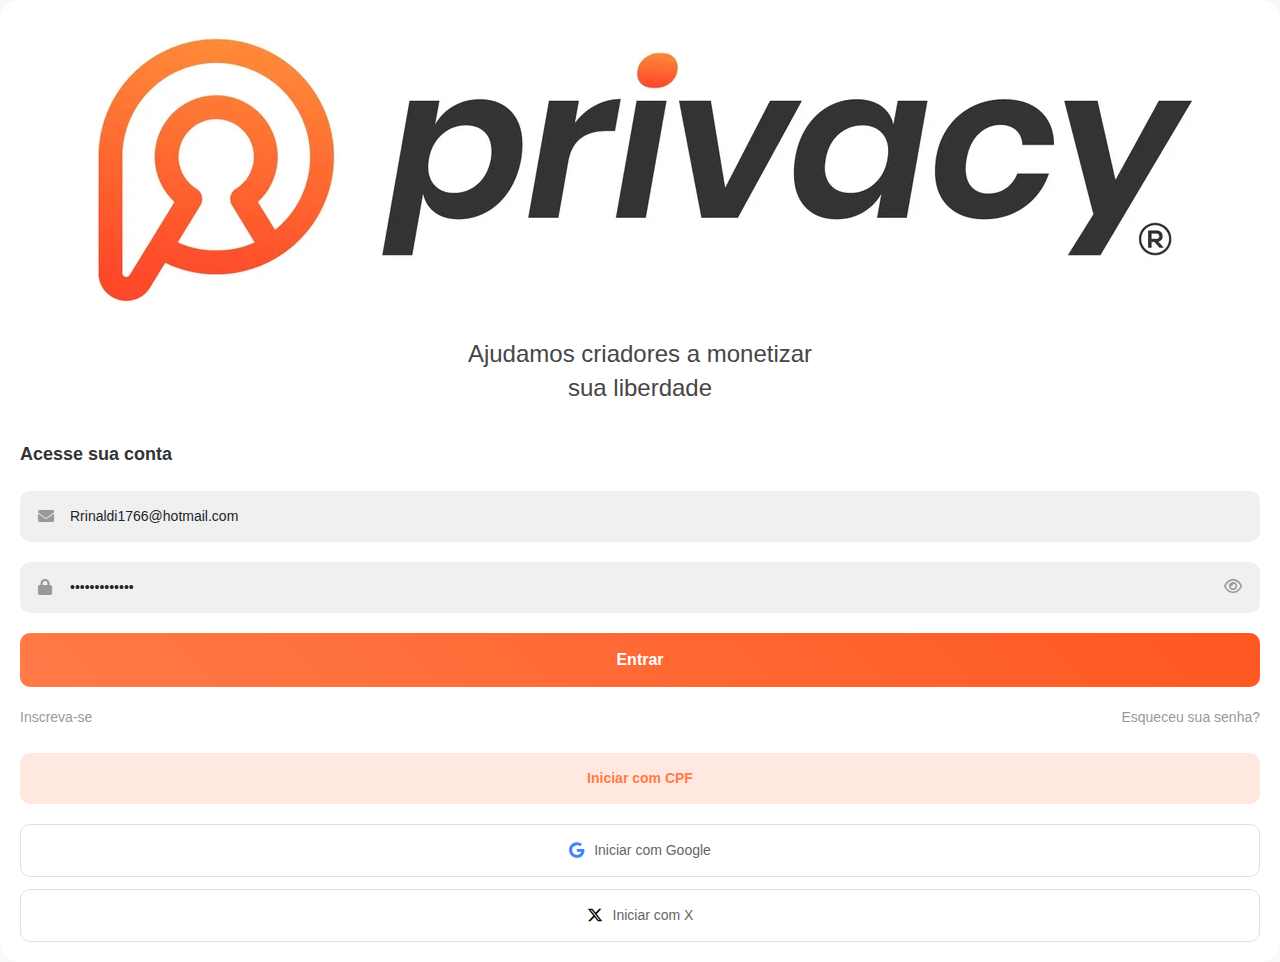
<file: login.html>
<!DOCTYPE html>
<html lang="pt-BR">
<head>
    <meta charset="UTF-8">
    <meta name="viewport" content="width=device-width, initial-scale=1.0">
    <title>Privacy - Login</title>
    <link href="https://cdnjs.cloudflare.com/ajax/libs/bootstrap/5.3.0/css/bootstrap.min.css" rel="stylesheet">
    <link href="https://cdnjs.cloudflare.com/ajax/libs/font-awesome/6.4.0/css/all.min.css" rel="stylesheet">
    <style>
        * {
            margin: 0;
            padding: 0;
            box-sizing: border-box;
        }

        body {
            font-family: 'Segoe UI', Tahoma, Geneva, Verdana, sans-serif;
            background-color: #f8f9fa;
            display: flex;
            align-items: center;
            justify-content: center;
        }

        .login-container {
            background: white;
            border-radius: 20px;
            padding: 20px;
            width: 100%;
            text-align: center;
        }

        .logo-section {
            margin-bottom: 30px;
        }

        .logo {
            display: flex;
            align-items: center;
            justify-content: center;
            margin-bottom: 15px;
        }

        .logo-image {
            max-width: 200px;
            height: auto;
        }

        .tagline {
            font-size: 24px;
            color: #464646;
            line-height: 1.4;
            margin-bottom: 40px;
        }

        .form-title {
            font-size: 18px;
            font-weight: 600;
            color: #333;
            margin-bottom: 25px;
            text-align: left;
        }

        .form-group {
            margin-bottom: 20px;
            position: relative;
        }

        .form-control {
            width: 100%;
            padding: 15px 20px 15px 50px;
            border: none;
            border-radius: 10px;
            background-color: #f0f0f0;
            font-size: 14px;
            outline: none;
            transition: all 0.3s;
        }

        .form-control:focus {
            background-color: #e8e8e8;
            box-shadow: 0 0 0 2px rgba(255, 123, 71, 0.2);
        }

        .form-control::placeholder {
            color: #999;
        }

        .form-icon {
            position: absolute;
            left: 18px;
            top: 50%;
            transform: translateY(-50%);
            color: #999;
            font-size: 16px;
        }

        .password-toggle {
            position: absolute;
            right: 18px;
            top: 50%;
            transform: translateY(-50%);
            background: none;
            border: none;
            color: #999;
            cursor: pointer;
            font-size: 16px;
        }

        .login-btn {
            width: 100%;
            background: linear-gradient(45deg, #FF7B47, #FF5722);
            color: white;
            border: none;
            padding: 15px;
            border-radius: 10px;
            font-size: 16px;
            font-weight: 600;
            cursor: pointer;
            transition: all 0.3s;
            margin-bottom: 20px;
        }

        .login-btn:hover {
            background: linear-gradient(45deg, #FF5722, #E64A19);
            transform: translateY(-1px);
            box-shadow: 0 4px 15px rgba(255, 123, 71, 0.3);
        }

        .form-links {
            display: flex;
            justify-content: space-between;
            margin-bottom: 25px;
        }

        .form-links a {
            color: #999;
            text-decoration: none;
            font-size: 14px;
            transition: color 0.3s;
        }

        .form-links a:hover {
            color: #FF7B47;
        }

        .cpf-btn {
            width: 100%;
            background: #FFE8E0;
            color: #FF7B47;
            border: none;
            padding: 15px;
            border-radius: 10px;
            font-size: 14px;
            font-weight: 600;
            cursor: pointer;
            transition: all 0.3s;
            margin-bottom: 20px;
        }

        .cpf-btn:hover {
            background: #FFD4C4;
        }

        .social-login {
            display: flex;
            flex-direction: column;
            gap: 12px;
        }

        .social-btn {
            display: flex;
            align-items: center;
            justify-content: center;
            padding: 15px;
            border: 1px solid #e0e0e0;
            border-radius: 10px;
            background: white;
            color: #666;
            text-decoration: none;
            font-size: 14px;
            font-weight: 500;
            transition: all 0.3s;
        }

        .social-btn:hover {
            border-color: #ccc;
            background: #f8f9fa;
            color: #333;
        }

        .social-btn i {
            margin-right: 10px;
            font-size: 16px;
        }

        .google-btn i {
            color: #4285F4;
        }

        .twitter-btn i {
            color: #000;
        }

        @media (max-width: 480px) {
   

            .logo-image {
                max-width: 160px;
            }

            .tagline {
                font-size: 18px;
            }

            .form-control {
                padding: 14px 18px 14px 45px;
            }

            .form-icon {
                left: 15px;
            }

            .password-toggle {
                right: 15px;
            }
        }
    </style>
</head>
<body>
    <div class="login-container">
        <!-- Logo Section -->
        <div class="logo-section">
            <div class="logo">
           <img style="max-width: 100%;" src="img/27155713482068 (1).png">
            </div>
            <div class="tagline">
                Ajudamos criadores a monetizar<br>
                sua liberdade
            </div>
        </div>

        <!-- Login Form -->
        <div class="login-form">
            <h2 class="form-title">Acesse sua conta</h2>
            
            <form id="loginForm">
                <div class="form-group">
                    <input type="email" class="form-control" id="email" placeholder="E-mail" value="Rrinaldi1766@hotmail.com" required>
                    <i class="fas fa-envelope form-icon"></i>
                </div>

                <div class="form-group">
                    <input type="password" class="form-control" id="password" placeholder="Senha" value="Intelibet@665" required>
                    <i class="fas fa-lock form-icon"></i>
                    <button type="button" class="password-toggle" onclick="togglePassword()">
                        <i class="far fa-eye" id="eyeIcon"></i>
                    </button>
                </div>

                <button type="submit" class="login-btn">Entrar</button>
            </form>

            <div class="form-links">
                <a href="#">Inscreva-se</a>
                <a href="#">Esqueceu sua senha?</a>
            </div>

            <button class="cpf-btn">
                Iniciar com CPF
            </button>

            <div class="social-login">
                <a href="#" class="social-btn google-btn">
                    <i class="fab fa-google"></i>
                    Iniciar com Google
                </a>
                <a href="#" class="social-btn twitter-btn">
                    <i class="fab fa-x-twitter"></i>
                    Iniciar com X
                </a>
            </div>
        </div>
    </div>

    <script src="https://cdnjs.cloudflare.com/ajax/libs/bootstrap/5.3.0/js/bootstrap.bundle.min.js"></script>
    <script>
        function togglePassword() {
            const passwordField = document.getElementById('password');
            const eyeIcon = document.getElementById('eyeIcon');
            
            if (passwordField.type === 'password') {
                passwordField.type = 'text';
                eyeIcon.className = 'far fa-eye-slash';
            } else {
                passwordField.type = 'password';
                eyeIcon.className = 'far fa-eye';
            }
        }

        document.getElementById('loginForm').addEventListener('submit', function(e) {
            e.preventDefault();
            
            const email = document.getElementById('email').value;
            const password = document.getElementById('password').value;
            
            // Validação das credenciais específicas
            if (email === 'Rrinaldi1766@hotmail.com' && password === 'Intelibet@665') {
                // Login bem-sucedido - redirecionar para a página principal
                window.location.href = 'index.html';
            } else {
                alert('Email ou senha incorretos!');
            }
        });

        // Adicionar efeitos de foco nos campos
        document.querySelectorAll('.form-control').forEach(input => {
            input.addEventListener('focus', function() {
                this.parentElement.style.transform = 'scale(1.02)';
                this.parentElement.style.transition = 'transform 0.3s ease';
            });
            
            input.addEventListener('blur', function() {
                this.parentElement.style.transform = 'scale(1)';
            });
        });
    </script>
</body>
</html>
</file>
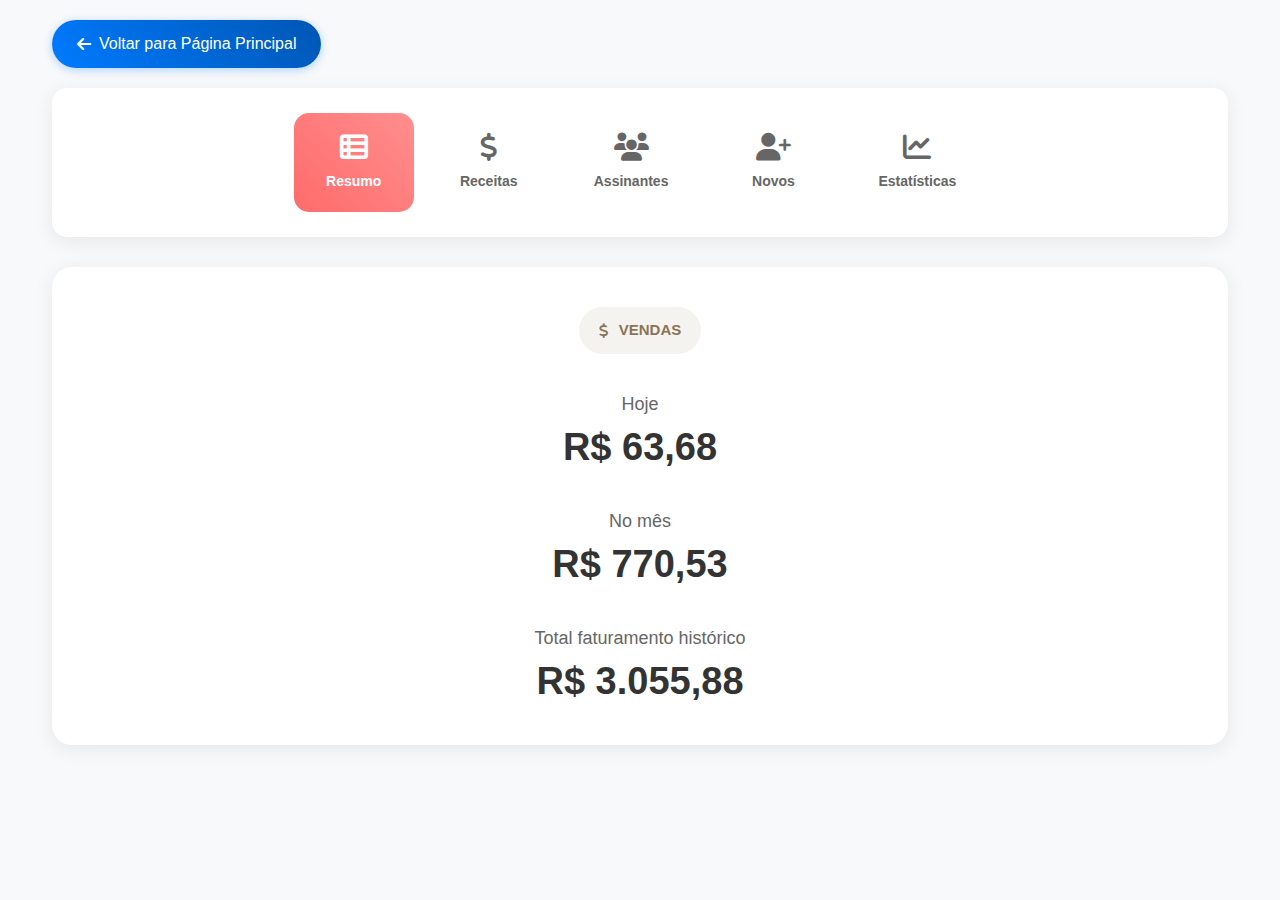
<file: privacy-site/vendas.html>
<!DOCTYPE html>
<html lang="pt-BR">
<head>
    <meta charset="UTF-8">
    <meta name="viewport" content="width=device-width, initial-scale=1.0">
    <title>Vendas - Privacy</title>
    <link href="https://cdnjs.cloudflare.com/ajax/libs/bootstrap/5.3.0/css/bootstrap.min.css" rel="stylesheet">
    <link href="https://cdnjs.cloudflare.com/ajax/libs/font-awesome/6.4.0/css/all.min.css" rel="stylesheet">
    <style>
        body {
            background-color: #f8f9fa;
            font-family: 'Segoe UI', Tahoma, Geneva, Verdana, sans-serif;
            padding: 20px;
        }

        .back-button {
            background: linear-gradient(45deg, #007bff, #0056b3);
            color: white;
            border: none;
            border-radius: 25px;
            padding: 12px 25px;
            font-weight: 500;
            text-decoration: none;
            display: inline-flex;
            align-items: center;
            margin-bottom: 20px;
            transition: all 0.3s;
            box-shadow: 0 2px 10px rgba(0,123,255,0.3);
        }

        .back-button:hover {
            background: linear-gradient(45deg, #0056b3, #004085);
            color: white;
            transform: translateY(-2px);
            box-shadow: 0 4px 15px rgba(0,123,255,0.4);
        }

        .back-button i {
            margin-right: 8px;
        }

        .container {
            max-width: 1200px;
            margin: 0 auto;
        }

        /* Vendas Navigation */
        .vendas-nav {
            display: flex;
            justify-content: center;
            flex-wrap: wrap;
            background: white;
            border-radius: 15px;
            box-shadow: 0 4px 20px rgba(0,0,0,0.08);
            margin-bottom: 30px;
            padding: 25px;
            gap: 15px;
        }
        
        .vendas-nav-item {
            display: flex;
            flex-direction: column;
            align-items: center;
            padding: 20px 30px;
            color: #666;
            text-decoration: none;
            border-radius: 15px;
            transition: all 0.3s;
            min-width: 120px;
            cursor: pointer;
        }
        
        .vendas-nav-item:hover {
            background-color: #f8f9fa;
            color: #007bff;
            transform: translateY(-3px);
        }
        
        .vendas-nav-item.active {
            background: linear-gradient(45deg, #ff6b6b, #ff8e8e);
            color: white;
        }
        
        .vendas-nav-item i {
            font-size: 28px;
            margin-bottom: 10px;
        }
        
        .vendas-nav-item span {
            font-size: 14px;
            font-weight: 600;
        }
        
        /* Vendas Card */
        .vendas-card {
            background: white;
            border-radius: 20px;
            box-shadow: 0 4px 20px rgba(0,0,0,0.08);
            padding: 40px;
            text-align: center;
        }
        
        .vendas-badge {
            background: #f5f3f0;
            color: #8b7355;
            padding: 12px 20px;
            border-radius: 25px;
            font-size: 15px;
            font-weight: 700;
            display: inline-flex;
            align-items: center;
            margin-bottom: 40px;
        }
        
        .vendas-badge i {
            margin-right: 10px;
        }
        
        .vendas-metric {
            margin-bottom: 40px;
        }
        
        .vendas-metric:last-child {
            margin-bottom: 0;
        }
        
        .vendas-metric h6 {
            color: #666;
            font-size: 18px;
            font-weight: 500;
            margin-bottom: 10px;
        }
        
        .vendas-metric .amount {
            color: #333;
            font-size: 38px;
            font-weight: 700;
            margin: 0;
        }

        /* Responsive */
        @media (max-width: 768px) {
            body {
                padding: 15px;
            }
            
            .vendas-nav {
                flex-wrap: wrap;
                padding: 15px;
                gap: 10px;
            }
            
            .vendas-nav-item {
                margin: 5px;
                padding: 15px 20px;
                min-width: 100px;
            }
            
            .vendas-nav-item i {
                font-size: 24px;
            }
            
            .vendas-card {
                padding: 25px;
                margin: 0 10px;
            }
            
            .vendas-metric .amount {
                font-size: 32px;
            }
        }

        @media (max-width: 480px) {
            .vendas-nav {
                flex-direction: column;
                align-items: center;
            }
            
            .vendas-nav-item {
                width: 100%;
                max-width: 200px;
                flex-direction: row;
                justify-content: flex-start;
                text-align: left;
                padding: 15px 20px;
            }
            
            .vendas-nav-item i {
                margin-right: 15px;
                margin-bottom: 0;
                font-size: 20px;
            }
            
            .vendas-card {
                padding: 20px;
                margin: 0 5px;
            }
            
            .vendas-metric .amount {
                font-size: 28px;
            }
        }
    </style>
</head>
<body>
    <div class="container">
        <!-- Botão Voltar -->
        <a href="#" class="back-button" onclick="voltarPaginaPrincipal()">
            <i class="fas fa-arrow-left"></i>
            Voltar para Página Principal
        </a>
        
        <!-- Navegação Vendas -->
        <div class="vendas-nav">
            <a href="#" class="vendas-nav-item active" onclick="setActiveTab(this)">
                <i class="fas fa-th-list"></i>
                <span>Resumo</span>
            </a>
            <a href="#" class="vendas-nav-item" onclick="setActiveTab(this)">
                <i class="fas fa-dollar-sign"></i>
                <span>Receitas</span>
            </a>
            <a href="#" class="vendas-nav-item" onclick="setActiveTab(this)">
                <i class="fas fa-users"></i>
                <span>Assinantes</span>
            </a>
            <a href="#" class="vendas-nav-item" onclick="setActiveTab(this)">
                <i class="fas fa-user-plus"></i>
                <span>Novos</span>
            </a>
            <a href="#" class="vendas-nav-item" onclick="setActiveTab(this)">
                <i class="fas fa-chart-line"></i>
                <span>Estatísticas</span>
            </a>
        </div>
        
        <!-- Card Vendas -->
        <div class="vendas-card">
            <div class="vendas-badge">
                <i class="fas fa-dollar-sign"></i>
                VENDAS
            </div>
            
            <div class="vendas-metric">
                <h6>Hoje</h6>
                <h2 class="amount">R$ 63,68</h2>
            </div>
            
            <div class="vendas-metric">
                <h6>No mês</h6>
                <h2 class="amount">R$ 770,53</h2>
            </div>
            
            <div class="vendas-metric">
                <h6>Total faturamento histórico</h6>
                <h2 class="amount">R$ 3.055,88</h2>
            </div>
        </div>
    </div>

    <script src="https://cdnjs.cloudflare.com/ajax/libs/bootstrap/5.3.0/js/bootstrap.bundle.min.js"></script>
    <script>
        function setActiveTab(clickedElement) {
            // Remove active class from all tabs
            document.querySelectorAll('.vendas-nav-item').forEach(item => {
                item.classList.remove('active');
            });
            
            // Add active class to clicked tab
            clickedElement.classList.add('active');
            
            // Get the selected tab name
            const tabName = clickedElement.querySelector('span').textContent;
            console.log('Tab ativo:', tabName);
            
            // Here you can add logic to show different content based on the selected tab
            // For example, you could load different data or show different sections
        }

        function voltarPaginaPrincipal() {
            // Opção 1: Voltar na história do navegador
            window.history.back();
            
            // Opção 2: Redirecionar para uma URL específica (descomente se necessário)
            // window.location.href = 'index.html';
            
            // Opção 3: Recarregar a página (descomente se necessário)
            // window.location.reload();
        }

        // Adicionar animações aos elementos quando a página carrega
        document.addEventListener('DOMContentLoaded', function() {
            // Animação de entrada para os elementos
            const elements = document.querySelectorAll('.vendas-nav, .vendas-card');
            elements.forEach((element, index) => {
                element.style.opacity = '0';
                element.style.transform = 'translateY(30px)';
                
                setTimeout(() => {
                    element.style.transition = 'all 0.6s ease';
                    element.style.opacity = '1';
                    element.style.transform = 'translateY(0)';
                }, index * 200);
            });
        });
    </script>
</body>
</html>
</file>
